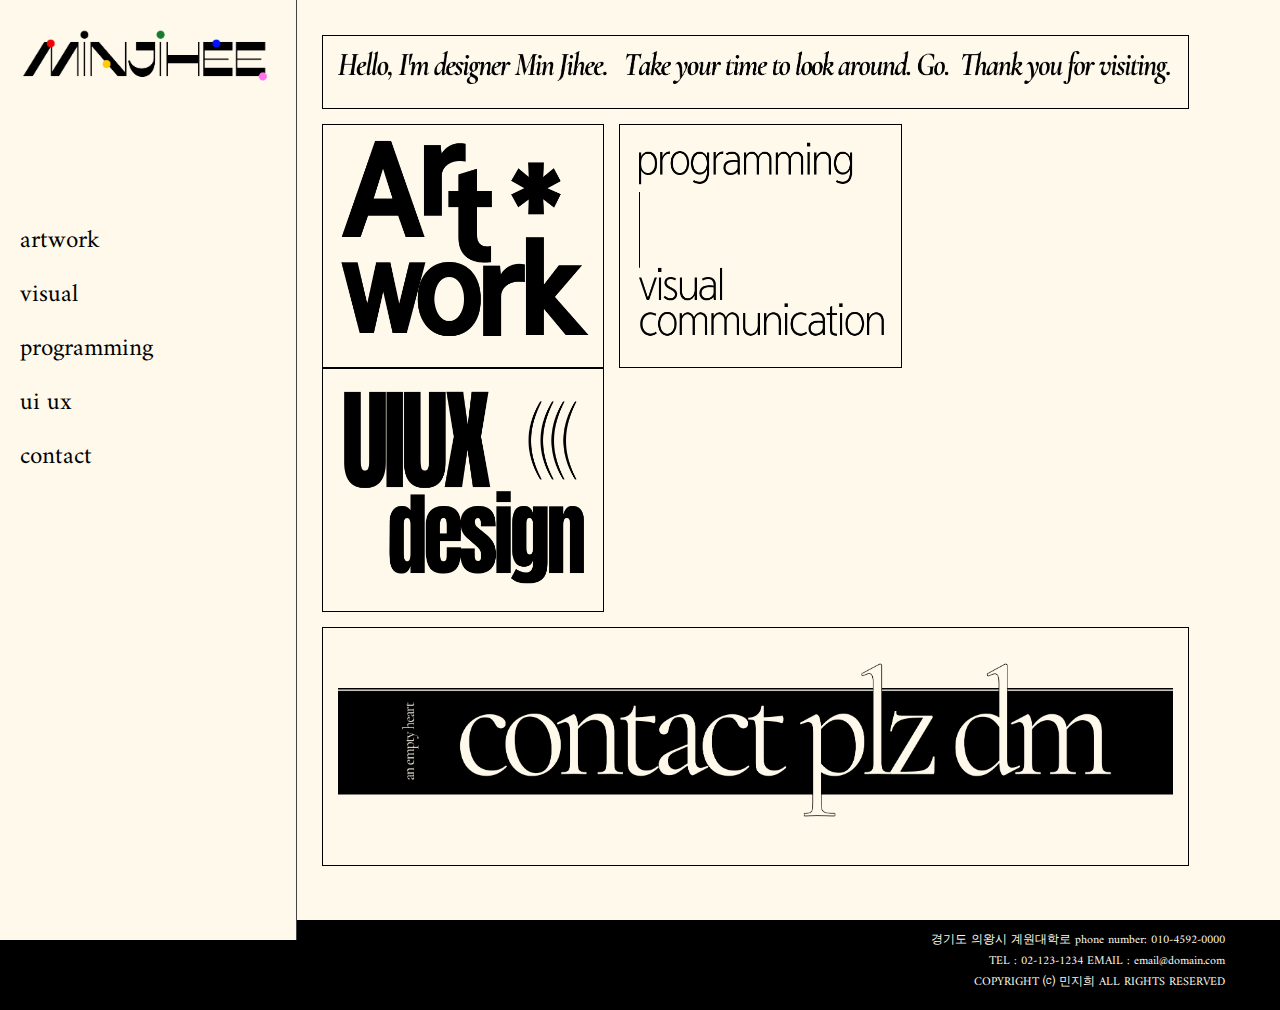
<file: index.html>
<!DOCTYPE html>
<html lang="en" dir="ltr">
  <head>
    <meta charset="utf-8">
    <title>minjihee</title>
    <link href="https://fonts.googleapis.com/css2?family=Amiri:wght@400;700&display=swap" rel="stylesheet">
    <link rel="stylesheet" type="text/css" href="css/common.css">
    <link rel="stylesheet" type="text/css" href="css/main.css">
    <meta name="viewport" content="width=device-width, initial-scale=1">
  </head>
  <body>
    <section id="main">
      <aside id="left">
        <a href="index.html"><img id="logo" src="img/logo.png" width="250"></a>
        <nav id="main_menu">
          <ul>
            <li><a href="artwork.html"> artwork</a></li>
            <li><a href="project.html"> visual</a></li>
            <li><a href="programming.html"> programming</a></li>
            <li><a href="ui.html"> ui ux</a></li>
            <li><a href="contact.html"> contact</a></li>
          </ul>
        </nav>
      </aside>
      <section id="right">
        <div class="box">
          <a href="programming.html"><img src="img/heelo.png"></a>
        </div>
        <div class="pic_wrap">
        <div class="pic">
          <a href="artwork.html"><img src="img/02.png"></a>
        </div>
        <div class="pic">
          <a href="project.html"><img src="img/03.png"></a>
        </div>
        <div class="pic">
          <a href="ui.html"><img src="img/ui.png"></a>
        </div>
        </div>
        <div class="text">
          <a href="contact.html"><img src="img/00.png" ></a>
        </div>
      </section>
      <div class="clear"></div>
      <section id="footer">
        <ul id="address">
          <li>경기도 의왕시 계원대학로  phone number: 010-4592-0000</li>
          <li>TEL : 02-123-1234 EMAIL : email@domain.com</li>
          <li>COPYRIGHT ⒞ 민지희 ALL RIGHTS RESERVED</li>
        </ul>
      </section>
      </section>
  </body>
</html>
</file>
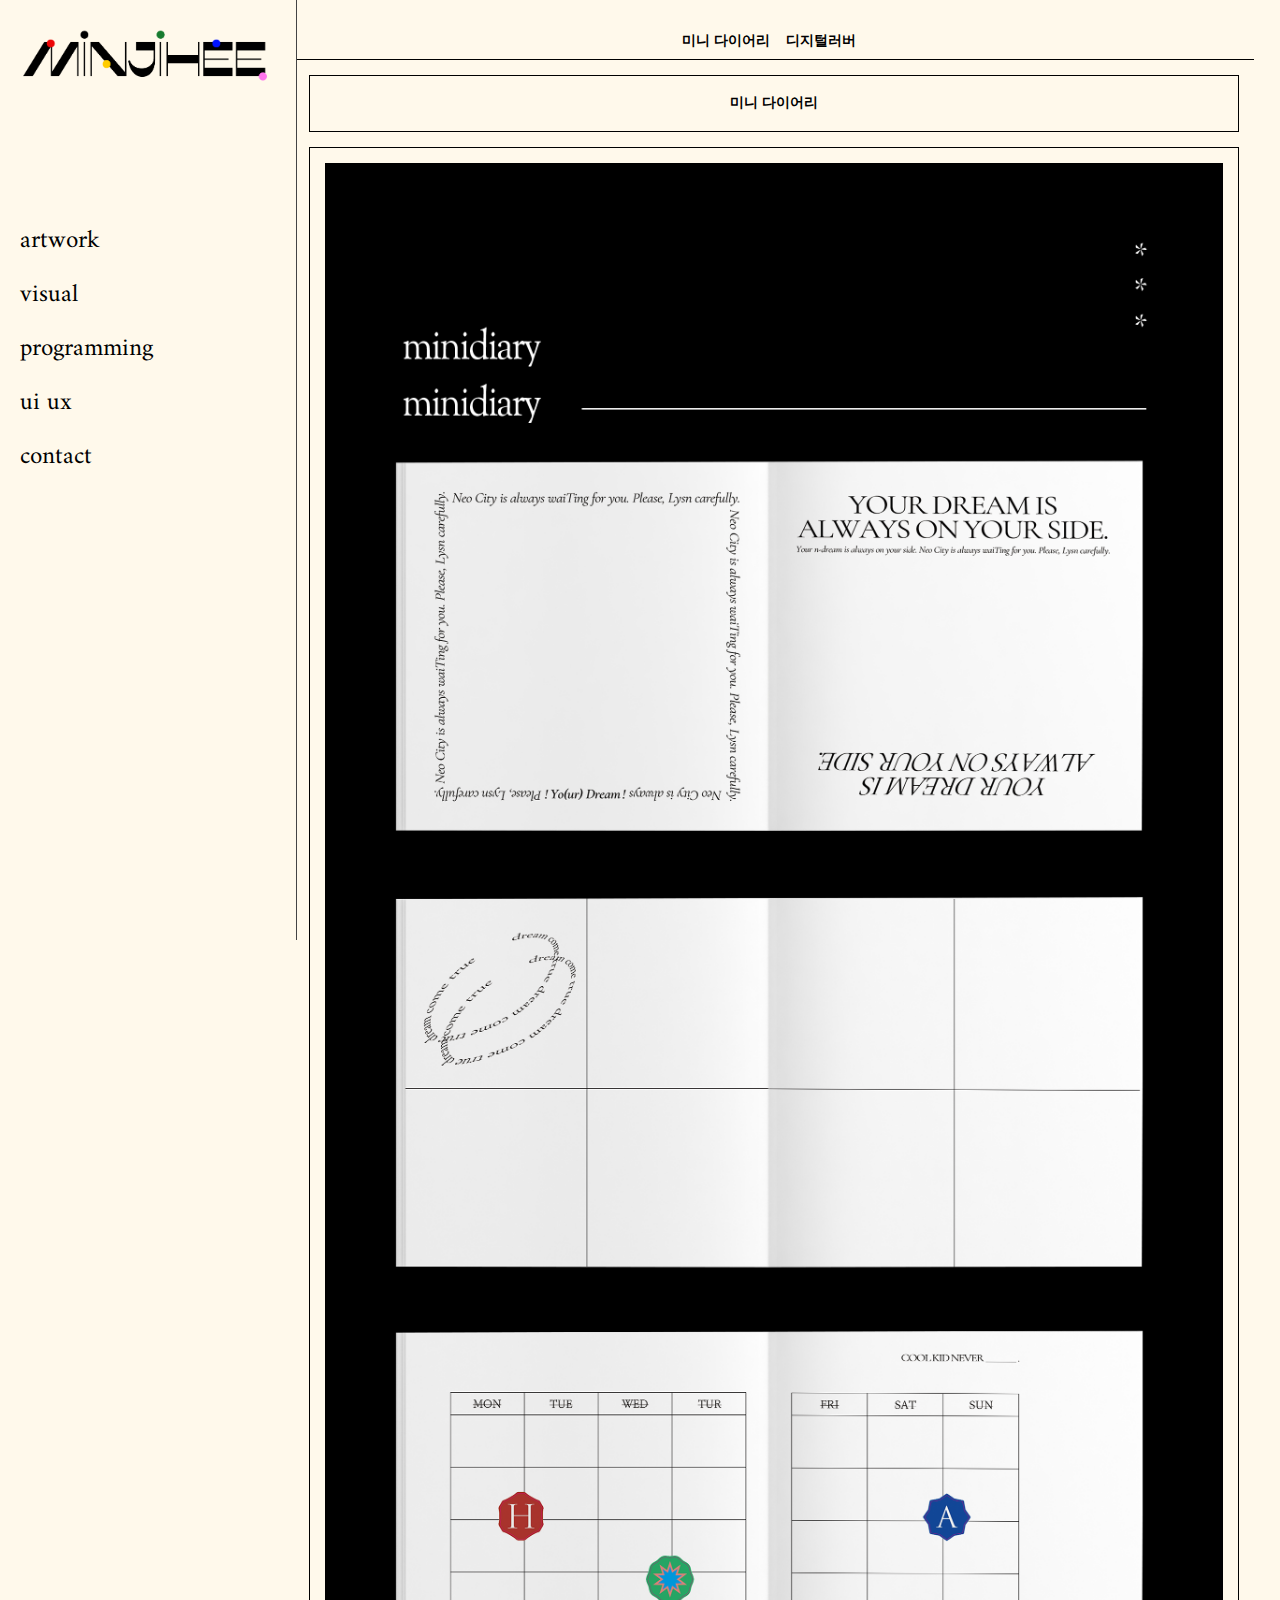
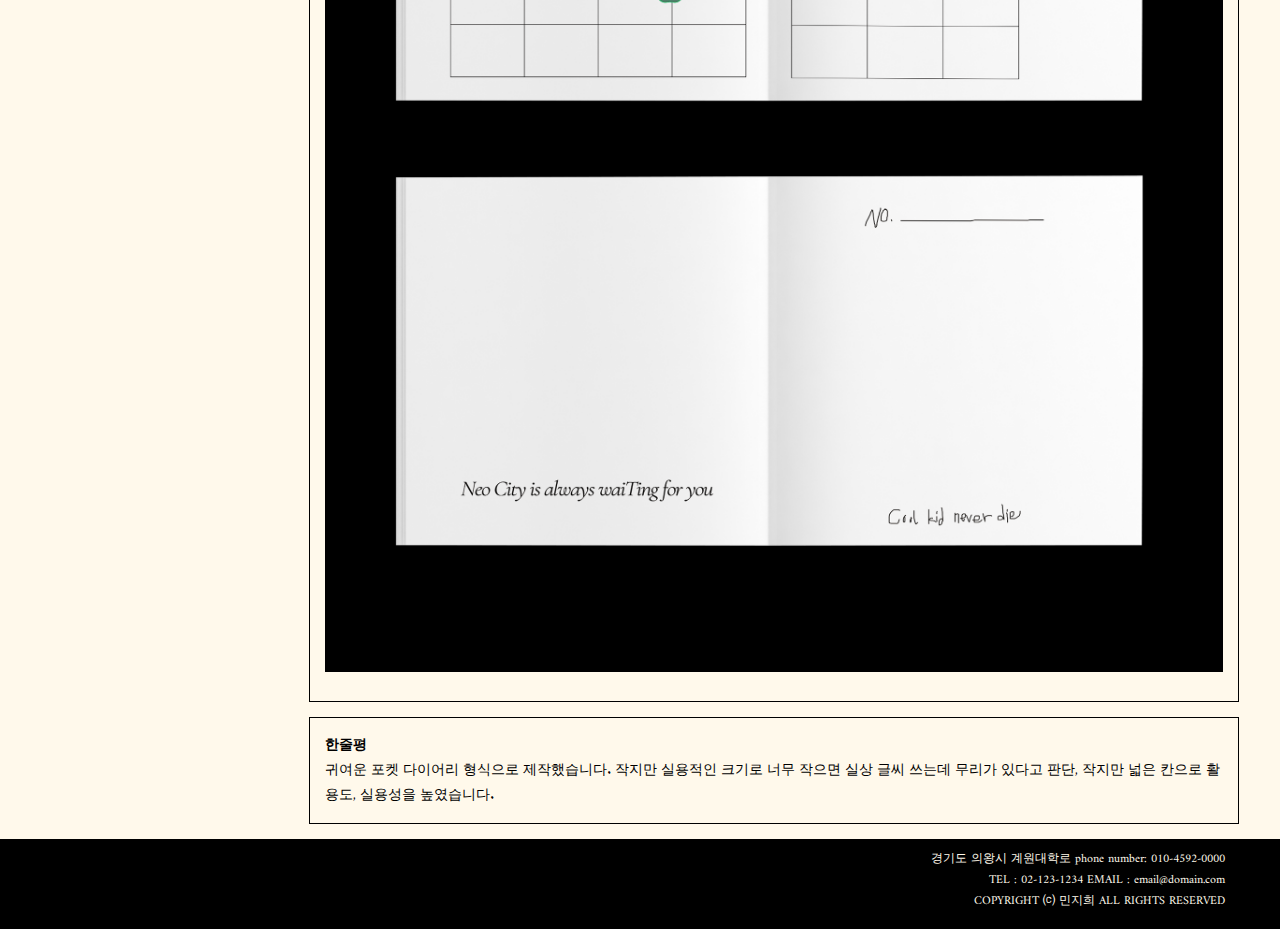
<file: artwork.html>
<!DOCTYPE html>
<html lang="en" dir="ltr">
  <head>
    <meta charset="utf-8">
    <title>minjihee</title>
    <link href="https://fonts.googleapis.com/css2?family=Amiri:wght@400;700&display=swap" rel="stylesheet">
    <link rel="stylesheet" type="text/css" href="css/common.css">
    <link rel="stylesheet" type="text/css" href="css/artwork.css">
    <meta name="viewport" content="width=device-width, initial-scale=1">
  </head>
  <body>
    <section id="main">
      <aside id="left">
        <a href="index.html"><img id="logo" src="img/logo.png" width="250"></a>
        <nav id="main_menu">
          <ul>
            <li><a href="artwork.html"> artwork</a></li>
            <li><a href="project.html"> visual</a></li>
            <li><a href="programming.html"> programming</a></li>
            <li><a href="ui.html"> ui ux</a></li>
            <li><a href="contact.html"> contact</a></li>
          </ul>
        </nav>
      </aside>
      <section id="right">
        <nav id="top_menu">
          <ul>
            <li><a href="artwork.html"> 미니 다이어리</a></li>
            <li><a href="artwork_2.html"> 디지털러버</a></li>
          </ul>
        </nav>
        <div class="box">
          <p>미니 다이어리</p>
        </div>
        <div class="pic">
          <img src="img/diary.png">
        </div>
        <div class="text">
          <b>한줄평</b>
          <p>귀여운 포켓 다이어리 형식으로 제작했습니다. 작지만 실용적인 크기로 너무 작으면 실상 글씨 쓰는데 무리가 있다고 판단, 작지만 넓은 칸으로 활용도, 실용성을 높였습니다.</p>
        </div>
      </section>
      <div class="clear"></div>
      <section id="footer">
        <ul id="address">
          <li>경기도 의왕시 계원대학로  phone number: 010-4592-0000</li>
          <li>TEL : 02-123-1234 EMAIL : email@domain.com</li>
          <li>COPYRIGHT ⒞ 민지희 ALL RIGHTS RESERVED</li>
        </ul>
      </section>
      </section>
  </body>
</html>
</file>
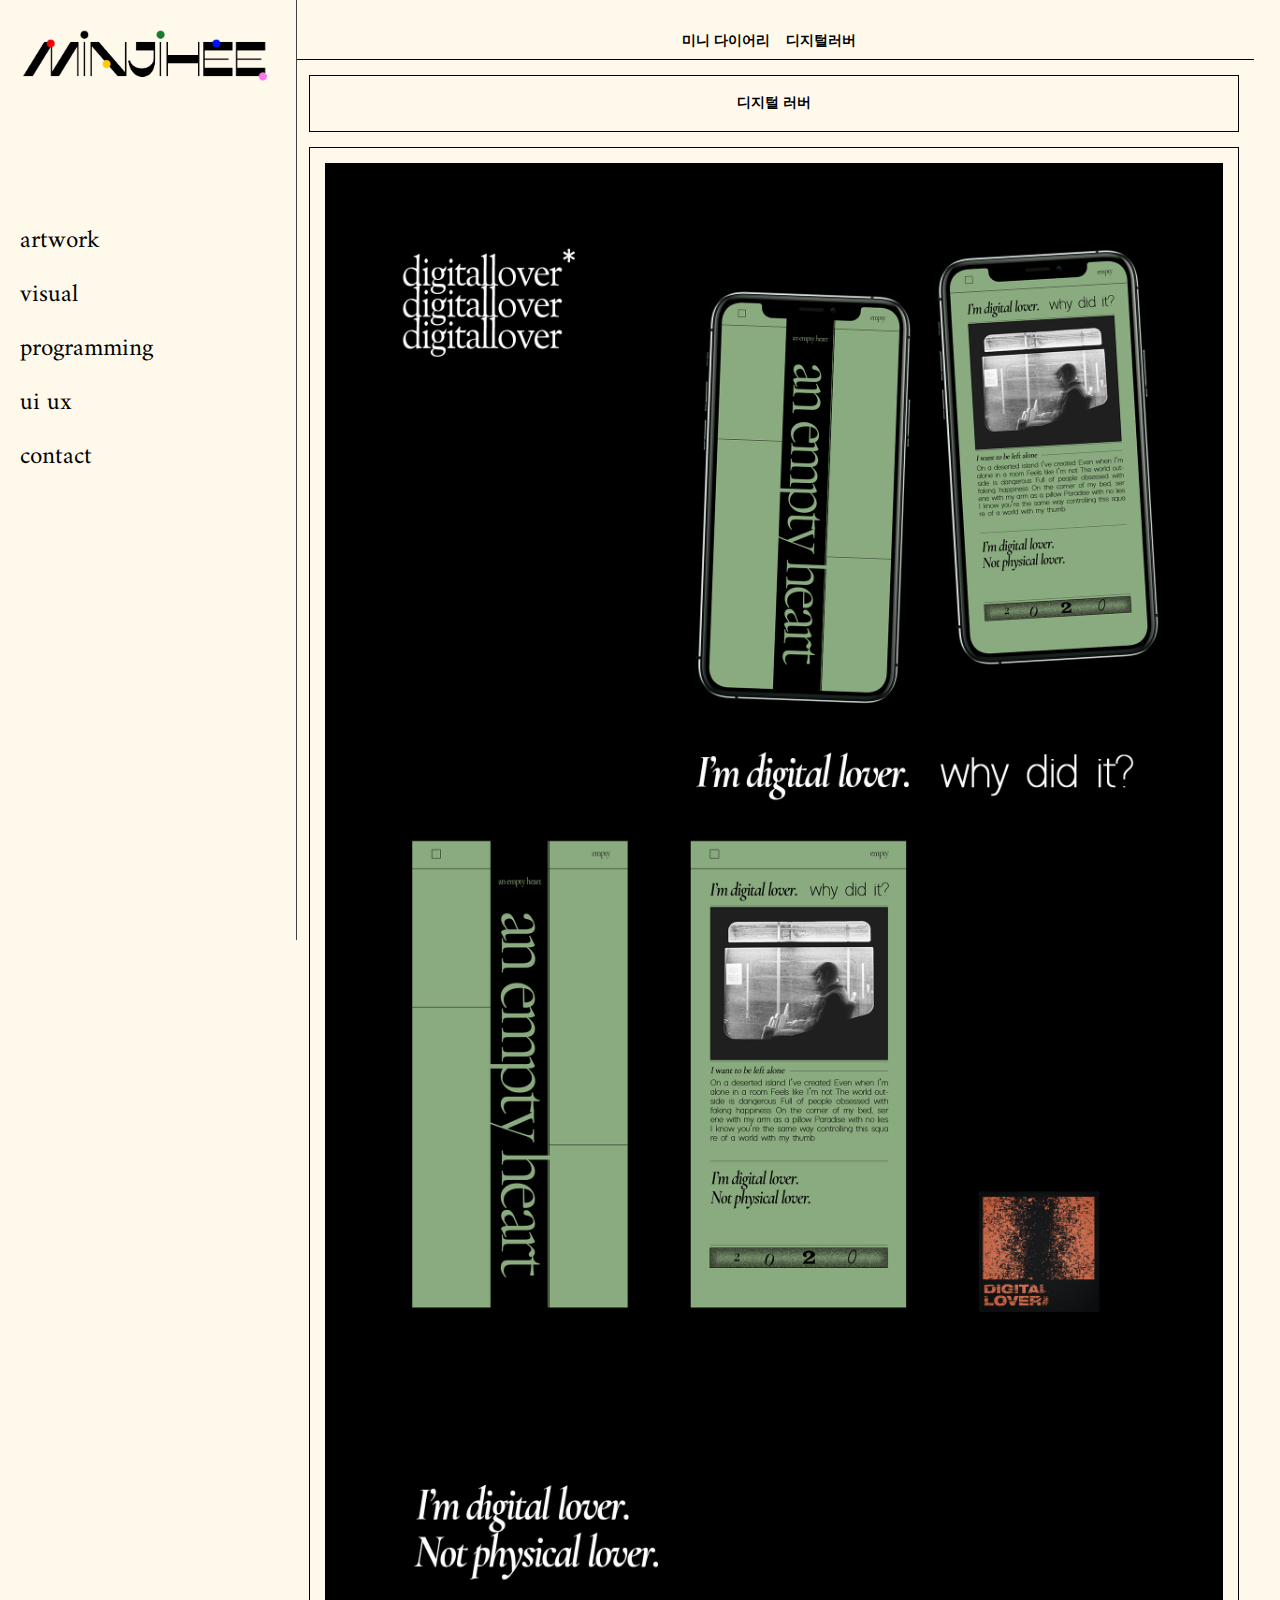
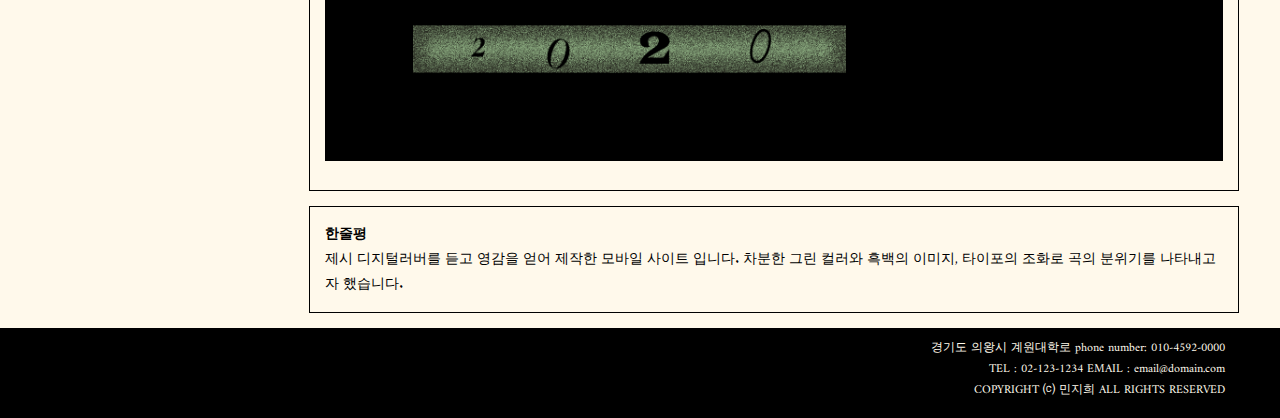
<file: artwork_2.html>
<!DOCTYPE html>
<html lang="en" dir="ltr">
  <head>
    <meta charset="utf-8">
    <title>minjihee</title>
    <link href="https://fonts.googleapis.com/css2?family=Amiri:wght@400;700&display=swap" rel="stylesheet">
    <link rel="stylesheet" type="text/css" href="css/common.css">
    <link rel="stylesheet" type="text/css" href="css/artwork.css">
    <meta name="viewport" content="width=device-width, initial-scale=1">
  </head>
  <body>
    <section id="main">
      <aside id="left">
        <a href="index.html"><img id="logo" src="img/logo.png" width="250"></a>
        <nav id="main_menu">
          <ul>
            <li><a href="artwork.html"> artwork</a></li>
            <li><a href="project.html"> visual</a></li>
            <li><a href="programming.html"> programming</a></li>
            <li><a href="ui.html"> ui ux</a></li>
            <li><a href="contact.html"> contact</a></li>
          </ul>
        </nav>
      </aside>
      <section id="right">
        <nav id="top_menu">
          <ul>
            <li><a href="artwork.html"> 미니 다이어리</a></li>
            <li><a href="artwork_2.html"> 디지털러버</a></li>
          </ul>
        </nav>
        <div class="box">
          <p>디지털 러버</p>
        </div>
        <div class="pic">
          <img src="img/digi.png">
        </div>
        <div class="text">
          <b>한줄평</b>
          <p>제시 디지털러버를 듣고 영감을 얻어 제작한 모바일 사이트 입니다. 차분한 그린 컬러와 흑백의 이미지, 타이포의 조화로 곡의 분위기를 나타내고자 했습니다.</p>
        </div>
      </section>
      <div class="clear"></div>
      <section id="footer">
        <ul id="address">
          <li>경기도 의왕시 계원대학로  phone number: 010-4592-0000</li>
          <li>TEL : 02-123-1234 EMAIL : email@domain.com</li>
          <li>COPYRIGHT ⒞ 민지희 ALL RIGHTS RESERVED</li>
        </ul>
      </section>
      </section>
  </body>
</html>
</file>
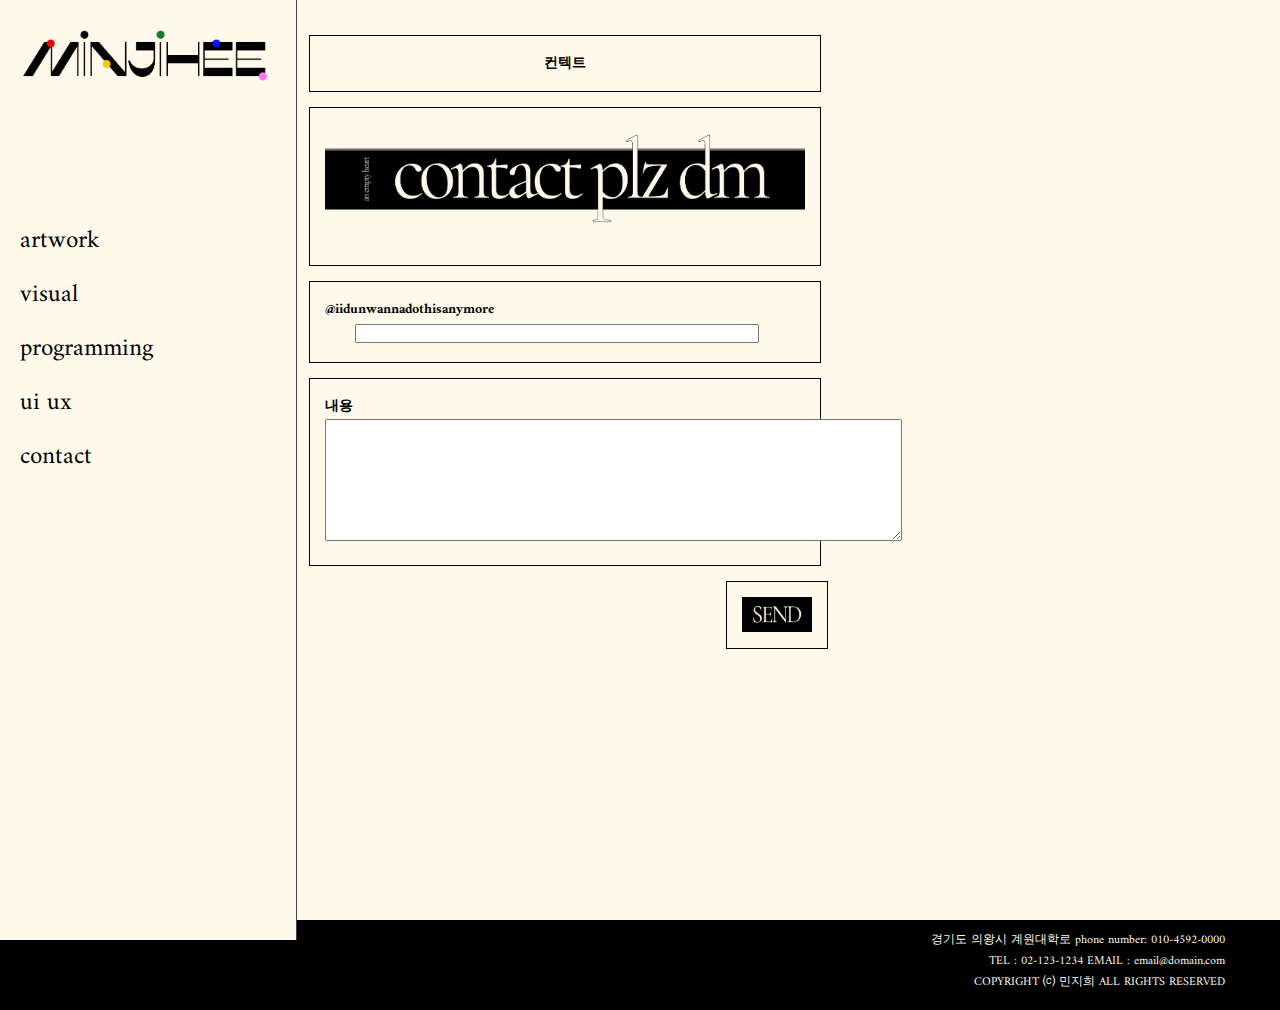
<file: contact.html>
<!DOCTYPE html>
<html lang="en" dir="ltr">
  <head>
    <meta charset="utf-8">
    <title>minjihee</title>
    <link href="https://fonts.googleapis.com/css2?family=Amiri:wght@400;700&display=swap" rel="stylesheet">
    <link rel="stylesheet" type="text/css" href="css/common.css">
    <link rel="stylesheet" type="text/css" href="css/contact.css">
    <meta name="viewport" content="width=device-width, initial-scale=1">
  </head>
  <body>
    <section id="main">
      <aside id="left">
        <a href="index.html"><img id="logo" src="img/logo.png" width="250"></a>
        <nav id="main_menu">
          <ul>
            <li><a href="artwork.html"> artwork</a></li>
            <li><a href="project.html"> visual</a></li>
            <li><a href="programming.html"> programming</a></li>
            <li><a href="ui.html"> ui ux</a></li>
            <li><a href="contact.html"> contact</a></li>
          </ul>
        </nav>
      </aside>
      <section id="right">
        <div class="box">
          <p>컨텍트</p>
        </div>
        <div class="pic">
          <img src="img/00.png" alt="">
        </div>
        <div class="text">
          <b>@iidunwannadothisanymore</b>
          <input type="text">
        </div>
        <div class="text2">
          <b>내용</b>
          <textarea name="name" rows="8" cols="70"></textarea>
        </div>
        <div class="buttons">
          <img src="img/BU.png" width="70">
        </div>
      </section>
      <div class="clear"></div>
      <section id="footer">
        <ul id="address">
          <li>경기도 의왕시 계원대학로  phone number: 010-4592-0000</li>
          <li>TEL : 02-123-1234 EMAIL : email@domain.com</li>
          <li>COPYRIGHT ⒞ 민지희 ALL RIGHTS RESERVED</li>
        </ul>
      </section>
      </section>
  </body>
</html>
</file>
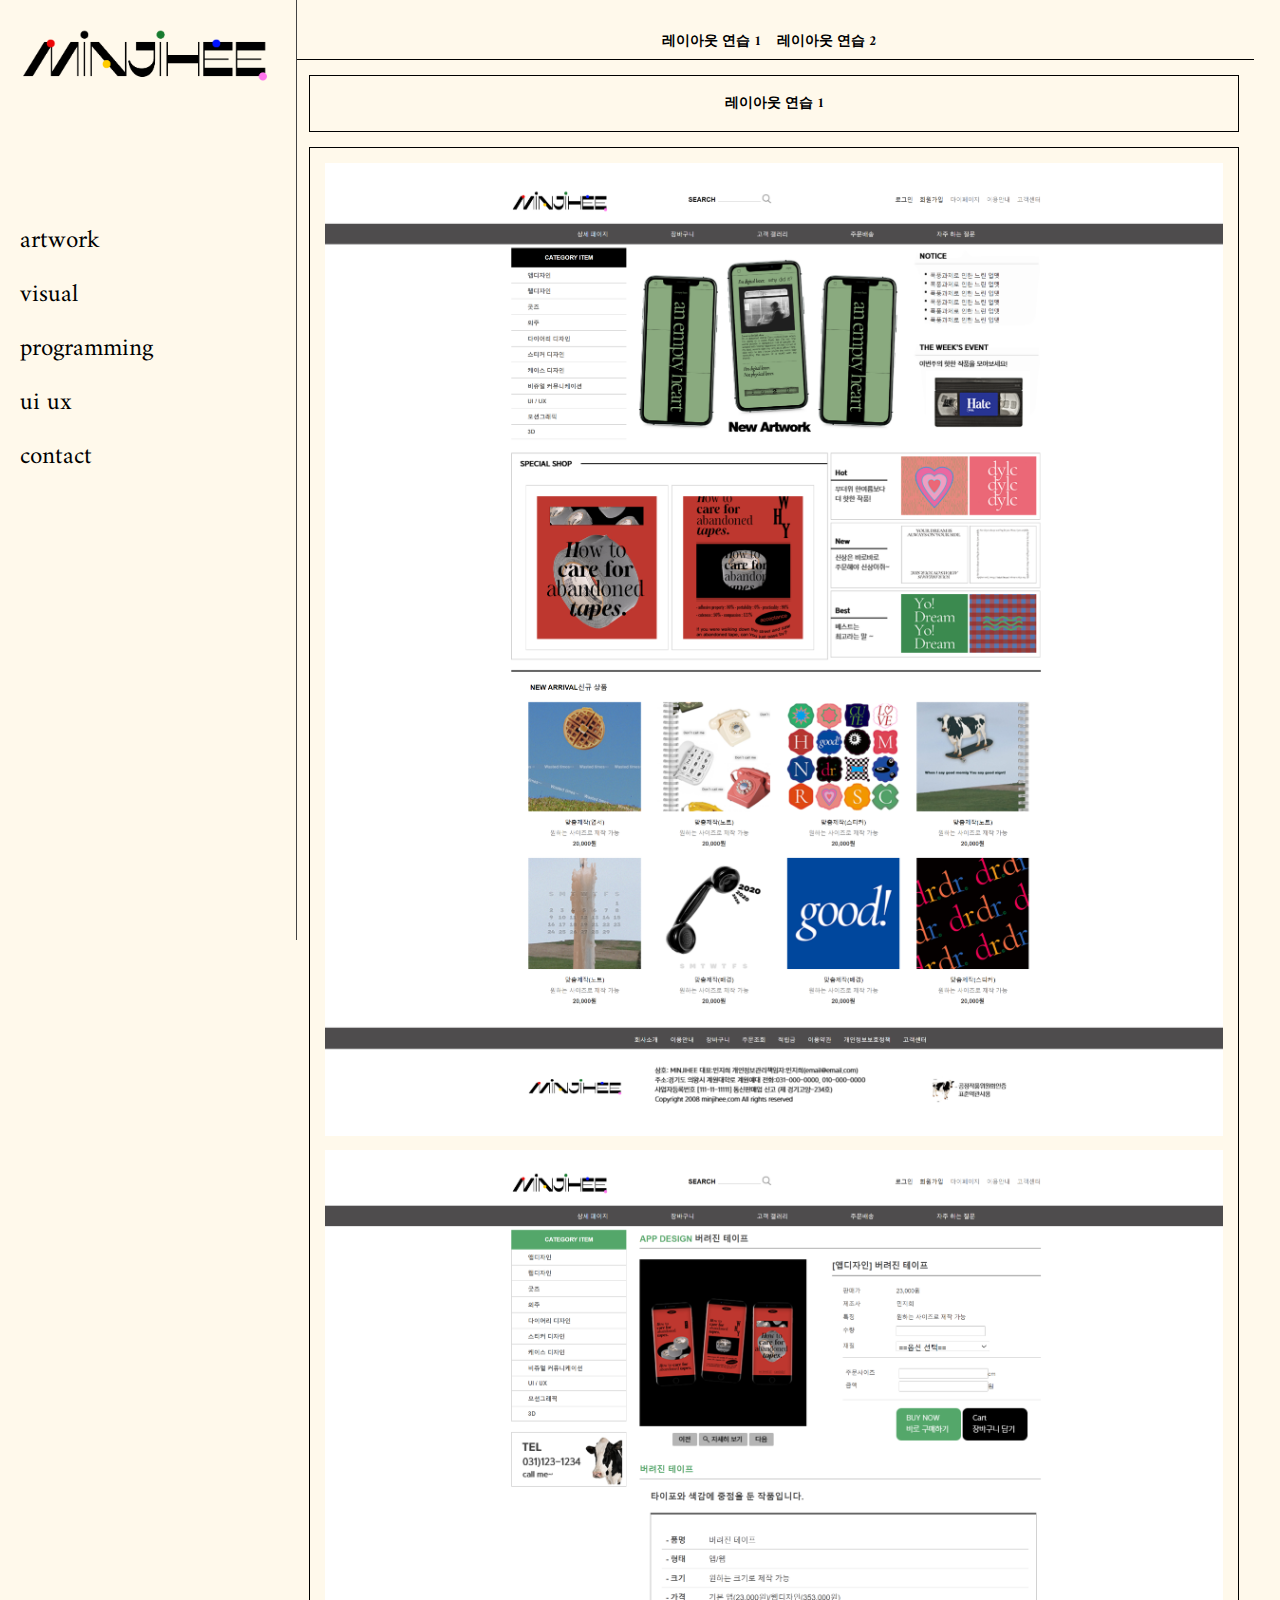
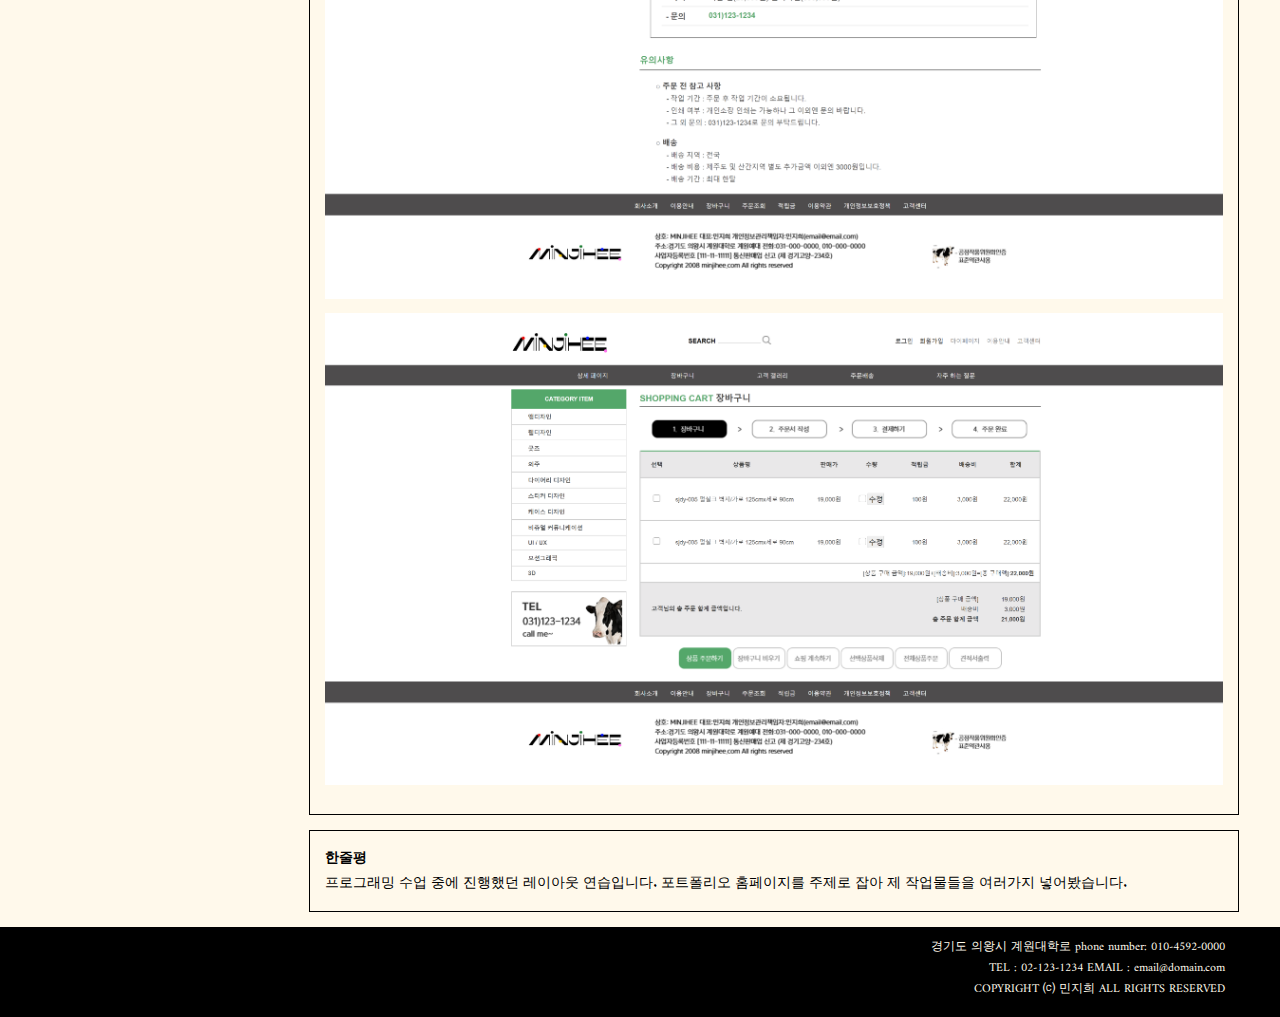
<file: programming.html>
<!DOCTYPE html>
<html lang="en" dir="ltr">
  <head>
    <meta charset="utf-8">
    <title>minjihee</title>
    <link href="https://fonts.googleapis.com/css2?family=Amiri:wght@400;700&display=swap" rel="stylesheet">
    <link rel="stylesheet" type="text/css" href="css/common.css">
    <link rel="stylesheet" type="text/css" href="css/artwork.css">
    <meta name="viewport" content="width=device-width, initial-scale=1">
  </head>
  <body>
    <section id="main">
      <aside id="left">
        <a href="index.html"><img id="logo" src="img/logo.png" width="250"></a>
        <nav id="main_menu">
          <ul>
            <li><a href="artwork.html"> artwork</a></li>
            <li><a href="project.html"> visual</a></li>
            <li><a href="programming.html"> programming</a></li>
            <li><a href="ui.html"> ui ux</a></li>
            <li><a href="contact.html"> contact</a></li>
          </ul>
        </nav>
      </aside>
      <section id="right">
        <nav id="top_menu">
          <ul>
            <li><a href="programming.html"> 레이아웃 연습 1</a></li>
            <li><a href="programming_2.html"> 레이아웃 연습 2</a></li>
          </ul>
        </nav>
        <div class="box">
          <p>레이아웃 연습 1</p>
        </div>
        <div class="pic">
          <img src="img/111.png">
          <img src="img/222.png">
          <img src="img/333.png">
        </div>
        <div class="text">
          <b>한줄평</b>
          <p>프로그래밍 수업 중에 진행했던 레이아웃 연습입니다. 포트폴리오 홈페이지를 주제로 잡아 제 작업물들을 여러가지 넣어봤습니다.</p>
        </div>
      </section>
      <div class="clear"></div>
      <section id="footer">
        <ul id="address">
          <li>경기도 의왕시 계원대학로  phone number: 010-4592-0000</li>
          <li>TEL : 02-123-1234 EMAIL : email@domain.com</li>
          <li>COPYRIGHT ⒞ 민지희 ALL RIGHTS RESERVED</li>
        </ul>
      </section>
      </section>
  </body>
</html>
</file>
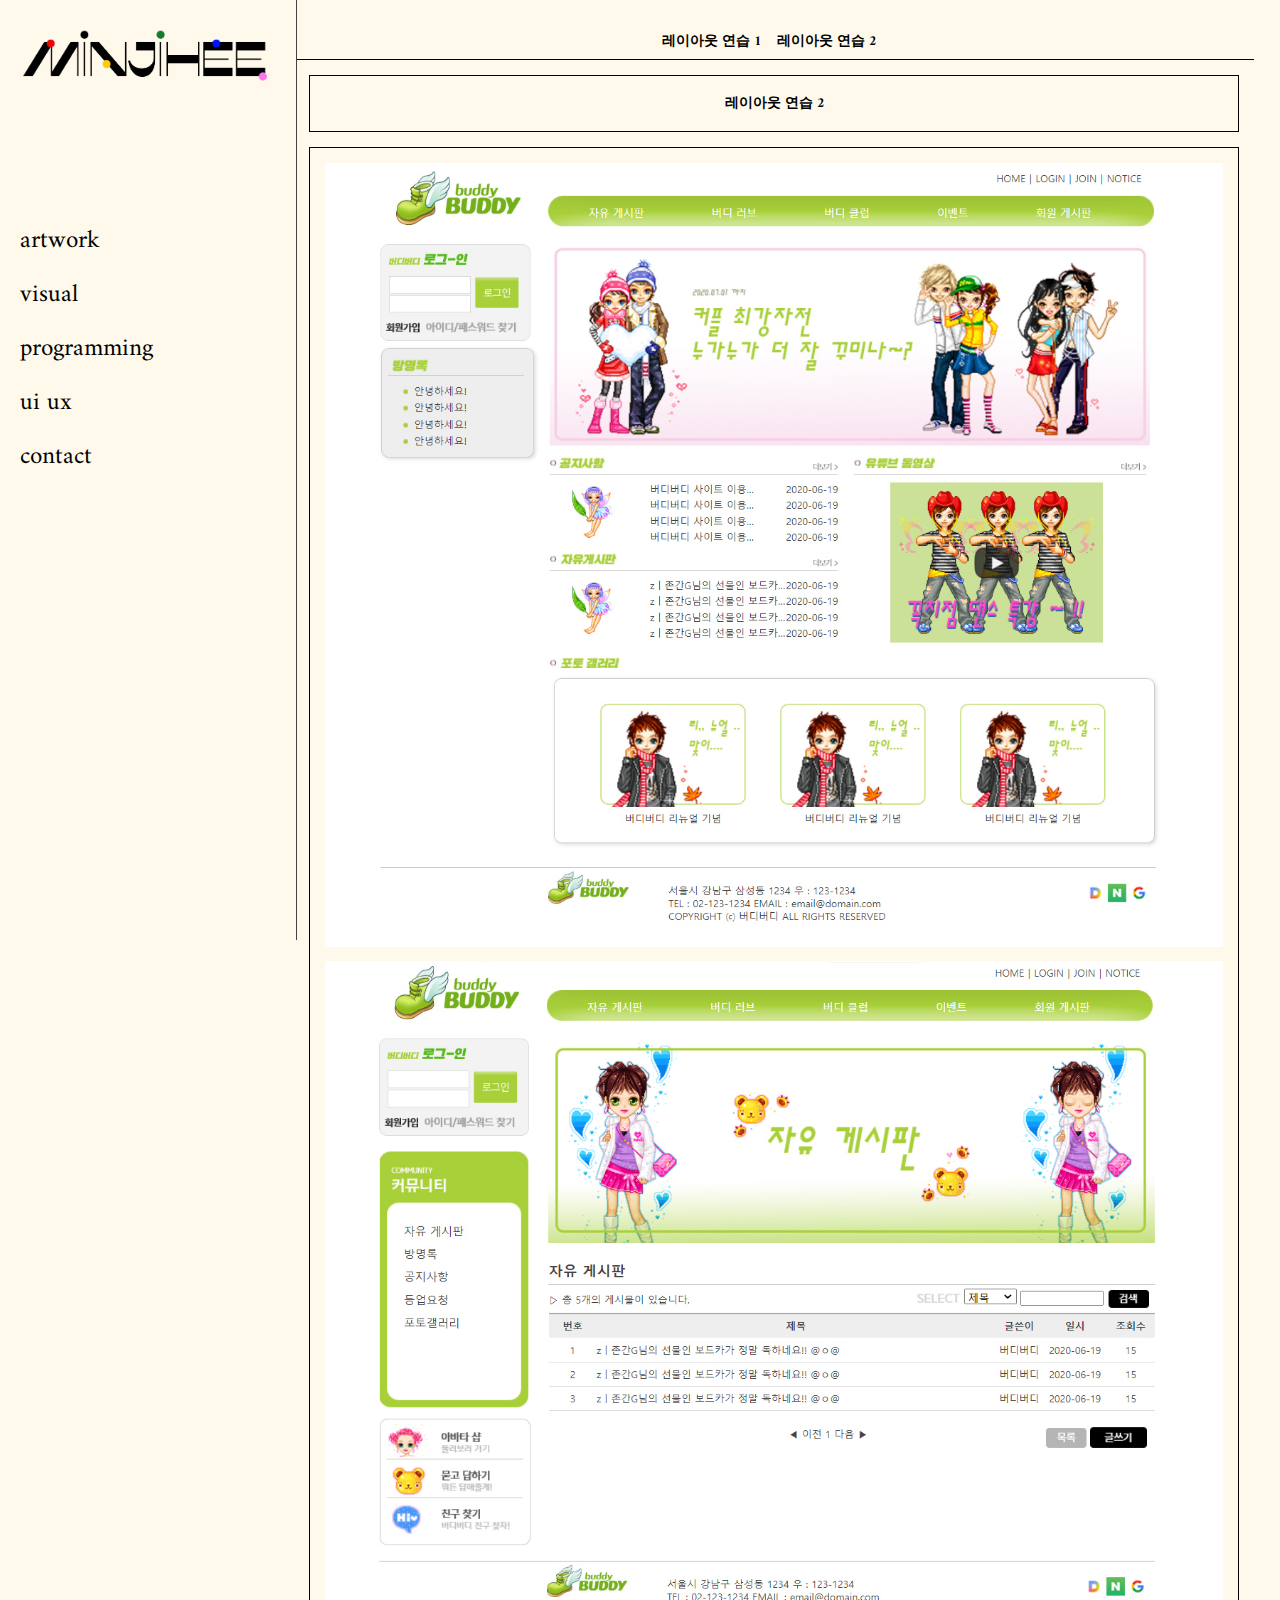
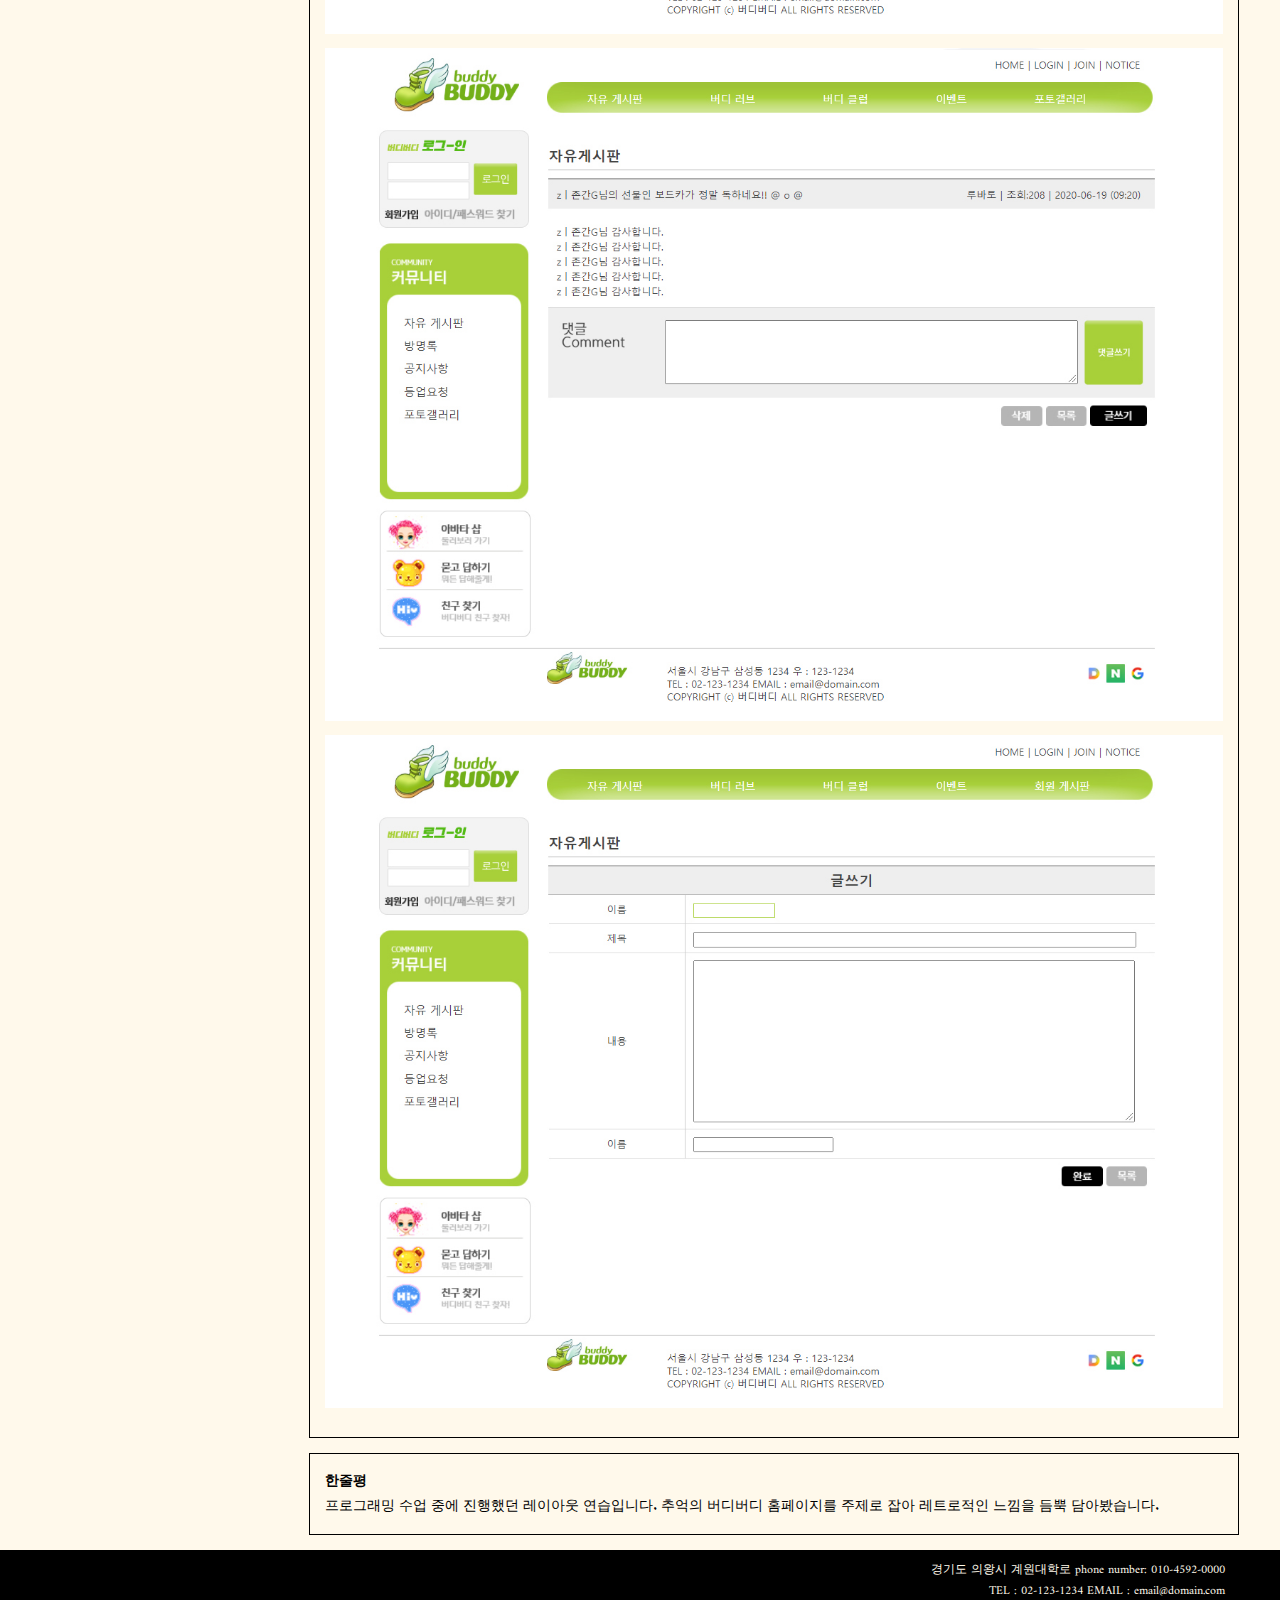
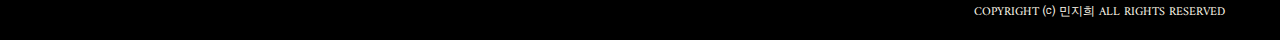
<file: programming_2.html>
<!DOCTYPE html>
<html lang="en" dir="ltr">
  <head>
    <meta charset="utf-8">
    <title>minjihee</title>
    <link href="https://fonts.googleapis.com/css2?family=Amiri:wght@400;700&display=swap" rel="stylesheet">
    <link rel="stylesheet" type="text/css" href="css/common.css">
    <link rel="stylesheet" type="text/css" href="css/artwork.css">
    <meta name="viewport" content="width=device-width, initial-scale=1">
  </head>
  <body>
    <section id="main">
      <aside id="left">
        <a href="index.html"><img id="logo" src="img/logo.png" width="250"></a>
        <nav id="main_menu">
          <ul>
            <li><a href="artwork.html"> artwork</a></li>
            <li><a href="project.html"> visual</a></li>
            <li><a href="programming.html"> programming</a></li>
            <li><a href="ui.html"> ui ux</a></li>
            <li><a href="contact.html"> contact</a></li>
          </ul>
        </nav>
      </aside>
      <section id="right">
        <nav id="top_menu">
          <ul>
            <li><a href="programming.html"> 레이아웃 연습 1</a></li>
            <li><a href="programming_2.html"> 레이아웃 연습 2</a></li>
          </ul>
        </nav>
        <div class="box">
          <p>레이아웃 연습 2</p>
        </div>
        <div class="pic">
          <img src="img/제목 없음-7.jpg">
          <img src="img/제목 없음-73.jpg">
          <img src="img/제목 없음-733.jpg">
          <img src="img/제목 없음-ddd.jpg">
        </div>
        <div class="text">
          <b>한줄평</b>
          <p>프로그래밍 수업 중에 진행했던 레이아웃 연습입니다. 추억의 버디버디 홈페이지를 주제로 잡아 레트로적인 느낌을 듬뿍 담아봤습니다.</p>
        </div>
      </section>
      <div class="clear"></div>
      <section id="footer">
        <ul id="address">
          <li>경기도 의왕시 계원대학로  phone number: 010-4592-0000</li>
          <li>TEL : 02-123-1234 EMAIL : email@domain.com</li>
          <li>COPYRIGHT ⒞ 민지희 ALL RIGHTS RESERVED</li>
        </ul>
      </section>
      </section>
  </body>
</html>
</file>
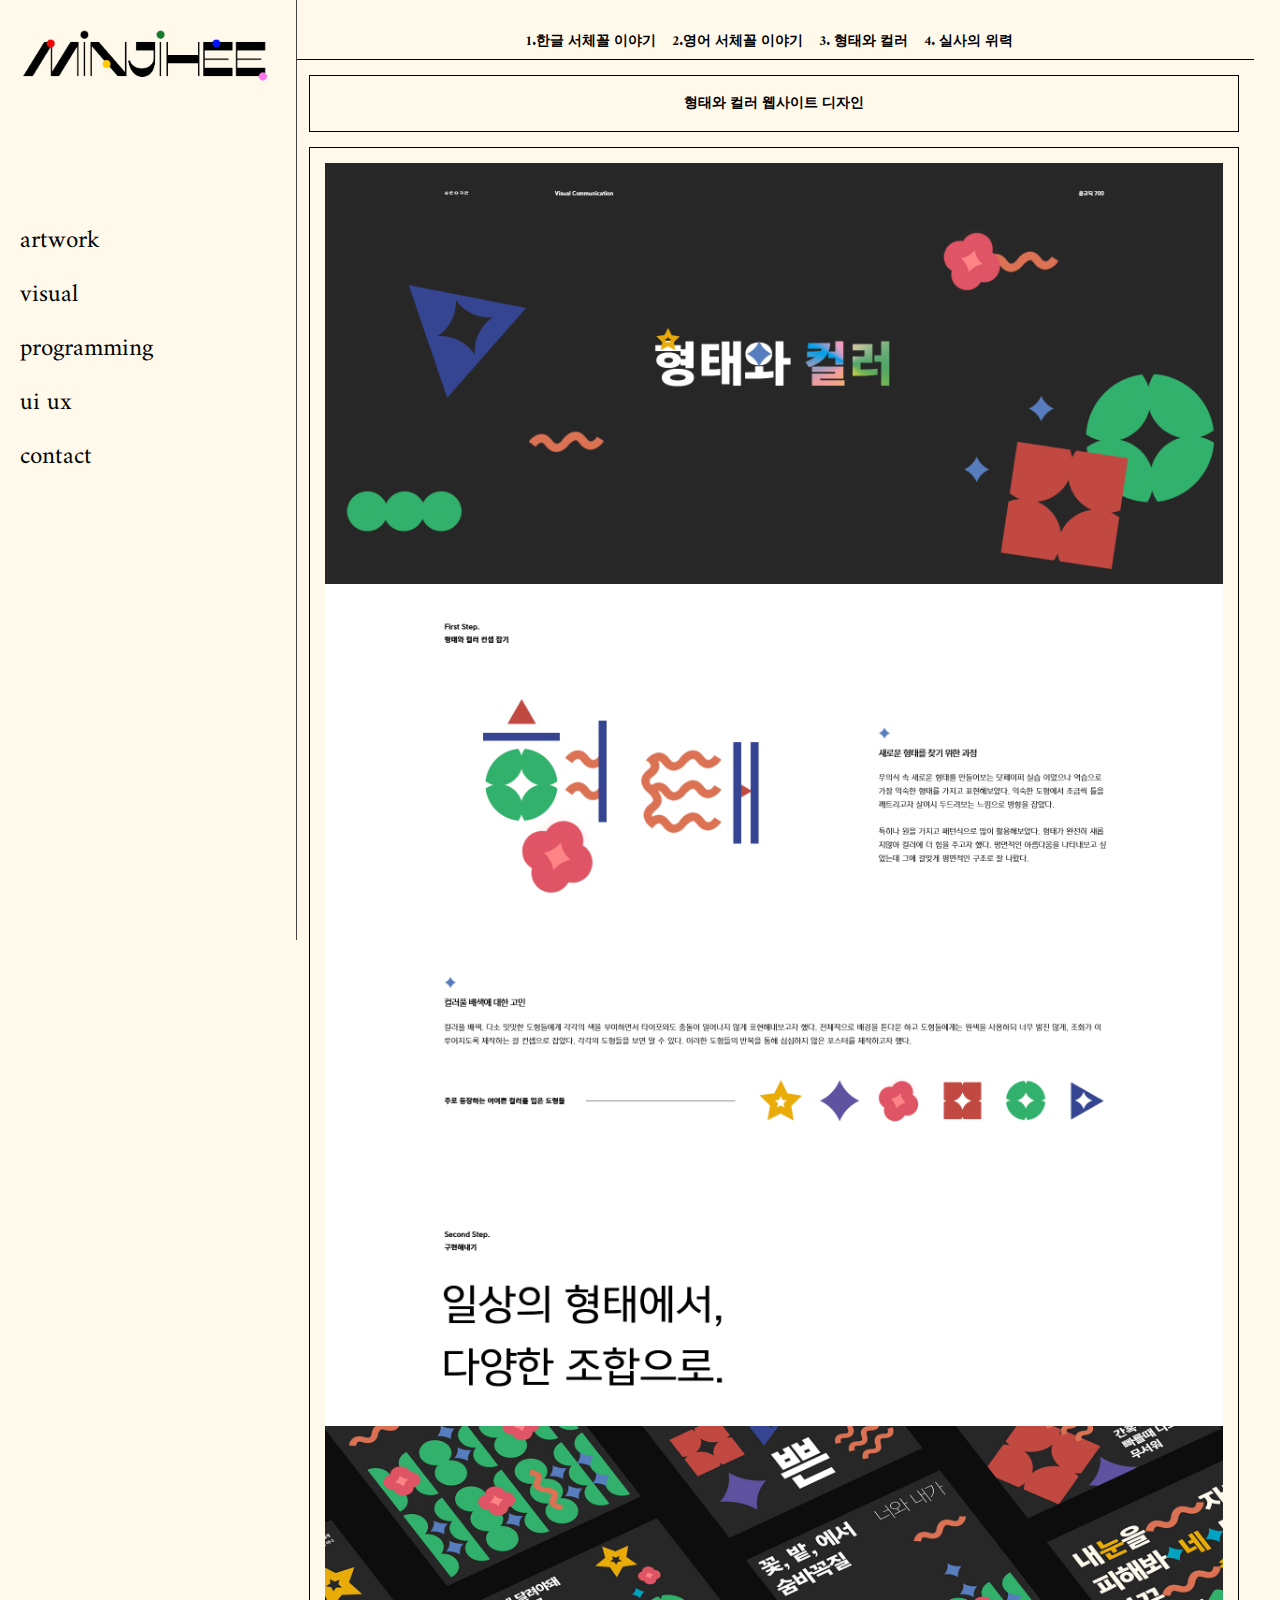
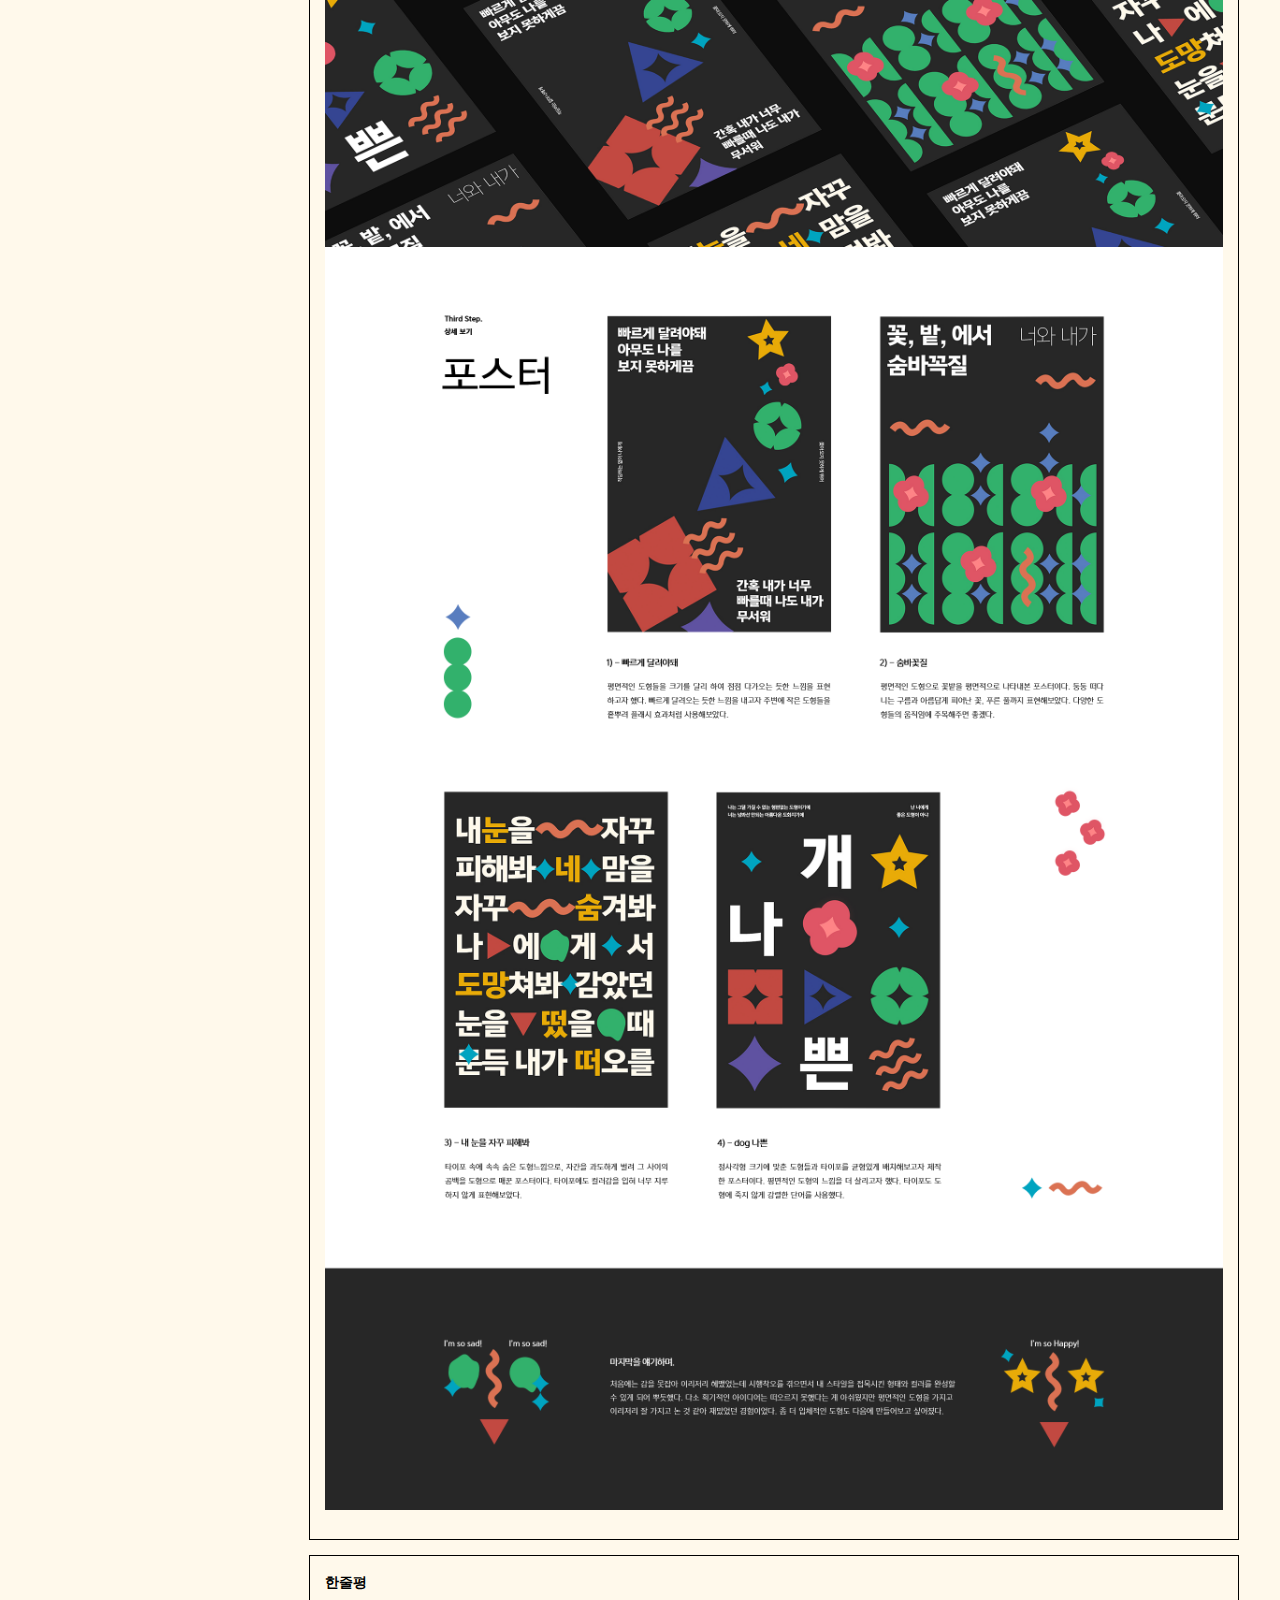
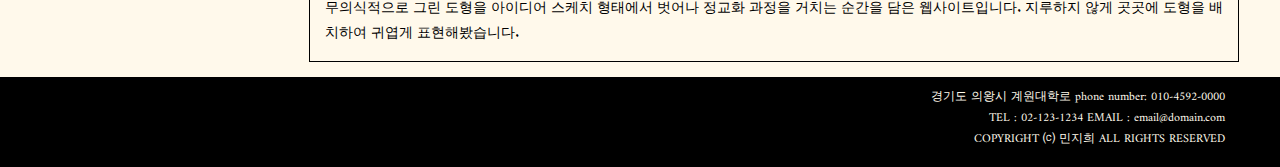
<file: project_3.html>
<!DOCTYPE html>
<html lang="en" dir="ltr">
  <head>
    <meta charset="utf-8">
    <title>minjihee</title>
    <link href="https://fonts.googleapis.com/css2?family=Amiri:wght@400;700&display=swap" rel="stylesheet">
    <link rel="stylesheet" type="text/css" href="css/common.css">
    <link rel="stylesheet" type="text/css" href="css/artwork.css">
    <meta name="viewport" content="width=device-width, initial-scale=1">
  </head>
  <body>
    <section id="main">
      <aside id="left">
        <a href="index.html"><img id="logo" src="img/logo.png" width="250"></a>
        <nav id="main_menu">
          <ul>
            <li><a href="artwork.html"> artwork</a></li>
            <li><a href="project.html"> visual</a></li>
            <li><a href="programming.html"> programming</a></li>
            <li><a href="ui.html"> ui ux</a></li>
            <li><a href="contact.html"> contact</a></li>
          </ul>
        </nav>
      </aside>
      <section id="right">
        <nav id="top_menu">
          <ul>
            <li><a href="project.html"> 1.한글 서체꼴 이야기</a></li>
            <li><a href="project_2.html"> 2.영어 서체꼴 이야기</a></li>
            <li><a href="project_3.html"> 3. 형태와 컬러</a></li>
            <li><a href="project_4.html"> 4. 실사의 위력</a></li>
          </ul>
        </nav>
        <div class="box">
          <p>형태와 컬러 웹사이트 디자인</p>
        </div>
        <div class="pic">
          <img src="img/형컬시도-wide.png">
        </div>
        <div class="text">
          <b>한줄평</b>
          <p>무의식적으로 그린 도형을 아이디어 스케치 형태에서 벗어나 정교화 과정을 거치는 순간을 담은 웹사이트입니다. 지루하지 않게 곳곳에 도형을 배치하여 귀엽게 표현해봤습니다.</p>
        </div>
      </section>
      <div class="clear"></div>
      <section id="footer">
        <ul id="address">
          <li>경기도 의왕시 계원대학로  phone number: 010-4592-0000</li>
          <li>TEL : 02-123-1234 EMAIL : email@domain.com</li>
          <li>COPYRIGHT ⒞ 민지희 ALL RIGHTS RESERVED</li>
        </ul>
      </section>
      </section>
  </body>
</html>
</file>
<file: css/common.css>
*{
  margin:0;
  padding: 0;
}
body{
  font-family: 'Amiri', serif;
  font-size: 22px;
  color:#000000;
  background-color: #fff9eb;
  height: 100%;
  width: 100%;
}
html{
  height: 100%;
  width: 100%;
}
ul{
  list-style-type: none;
}
a:link, a:visited, a:hover, a:active{
  text-decoration: none;
  color:#000000;
}
.clear{
  clear:both;
}
img,embed,object,video {max-width: 100%;}
@media ( max-width: 1280px ) {
  #main { width: 100%; }
}

@media ( max-width: 768px ) {
  #main { width: 100%; }
}

@media ( max-width: 480px ) {
  #main { width: 100%; }
}
section#main{
  width:100%;
  height: 100%;
  margin:auto;
  position: relative;
  min-height: 100%;
}
aside#left{
  width: 20%;
  height: 100%;
  font-family: 'Amiri', serif;
  float: left;
  position: fixed;
  background-color: #fff9eb;
  border-right: 1px solid #444444;
  padding: 20px;
  margin-right: 10%;
}


aside#left #main_menu{
  font-size: 25px;
  margin-top: 45%;
}

aside#left #main_menu li{
  margin-top: 10px;
}
aside#main_menu a:link{
  color:#000000;
}
aside#main_menu a:visited{
  color:#000000;
}
aside#main_menu a:hover{
  color:#000000;
}
aside#main_menu a:active{
  color:#000000;
}

section#right{
  width:75%;
  float: left;
  margin: 20px 20px 0 24%;
  height: 100%;
  display: table;
  vertical-align: top;
}

section #top_menu{
  width: 100%;
  margin: 0;
  text-align: center;
  border-bottom: 1px solid #000000;
}
section #top_menu li{
  font-size: 14px;
  display: inline;
  font-weight: bold;
  margin-right: 10px;
}
section#footer{
  background-color: #000000;
  color: #fff9eb;
  font-size: 12px;
  position: relative;
  min-height: 10%;
  width: 100%;
  z-index: -1;
  text-align: right;
  display: table;
  vertical-align: bottom;
}
section#footer #address{
  padding-right:55px;
  padding-top: 10px;
}
</file>
<file: css/main.css>
section .box {
  width: 87%;
  text-align: center;
  font-size: 14px;
  font-weight: bold;
  padding: 15px;
  margin: 15px;
  border: 1px solid #000000;
}
section .pic_wrap{
  width: 92.5%;
  float: left;
  position: sticky;
}
section .pic {
  width: 29.3%;
  float:left;
  text-align: center;
  padding: 10px;
  margin-left: 15px;
  border: 1px solid #000000;
}

section .text {
  width: 87%;
  float: left;
  text-align: left;
  font-size: 14px;
  padding: 15px;
  margin: 15px;
  border: 1px solid #000000;
}
</file>
<file: css/artwork.css>
section#right{
  width:75%;
  float: left;
  margin: 20px 20px 0 23%;
  height: 100%;
  display: table;
  vertical-align: top;
}
section #top_menu{
  width: 100%;
  margin: 0;
  text-align: center;
  border-bottom: 1px solid #000000;
}
section #top_menu li{
  font-size: 14px;
  display: inline;
  font-weight: bold;
  margin-right: 10px;
}
section .box {
  text-align: center;
  font-size: 14px;
  font-weight: bold;
  padding: 15px;
  margin: 15px;
  border: 1px solid #000000;
}
section .pic img{
  margin: 0;
  padding: 0;
}
section .pic {
  text-align: center;
  padding: 15px;
  margin: 15px;
  border: 1px solid #000000;
}
section .text {
  text-align: left;
  font-size: 14px;
  padding: 15px;
  margin: 15px;
  border: 1px solid #000000;
}
</file>
<file: css/contact.css>
section#right{
  width:75%;
  float: left;
  margin: 20px 20px 0 23%;
  height: 100%;
  display: table;
  vertical-align: top;
}
section #top_menu{
  width: 100%;
  margin: 0;
  text-align: center;
  border-bottom: 1px solid #000000;
}
section #top_menu li{
  font-size: 14px;
  display: inline;
  font-weight: bold;
  margin-right: 10px;
}
section .box {
  width: 50%;
  text-align: center;
  font-size: 14px;
  font-weight: bold;
  padding: 15px;
  margin: 15px;
  border: 1px solid #000000;
}

section .pic {
  width: 50%;
  text-align: center;
  padding: 15px;
  margin: 15px;
  border: 1px solid #000000;
}
section .text {
  width: 50%;
  text-align: left;
  font-size: 14px;
  padding: 15px;
  margin: 15px;
  border: 1px solid #000000;
}
section .text input{
  margin-left: 30px;
  width: 400px;
}
section .text2 {
  width: 50%;
  vertical-align: middle;
  text-align: left;
  font-size: 14px;
  padding: 15px;
  margin: 15px;
  border: 1px solid #000000;
}
section .text2 b{
  margin-right: 15px;
}
section .buttons{
  float: left;
  height: 4%;
  text-align: center;
  padding: 15px;
  margin: 0 15px 15px 45%;
  border: 1px solid #000000;
}
</file>
